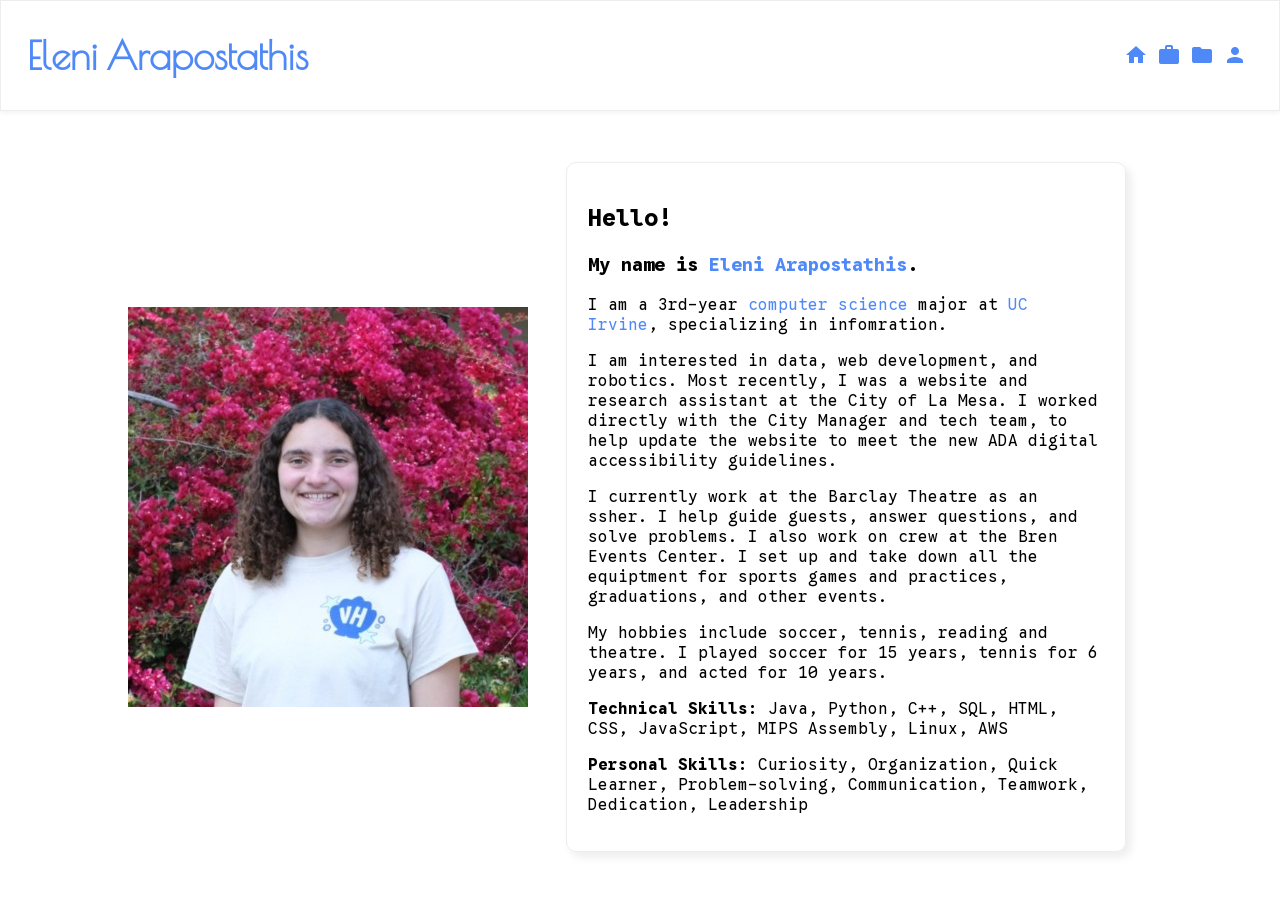
<file: index.html>
<!doctype html>
<html lang="en">

<!--
WRITTEN BY: Eleni Arapostathis
EMAIL: earapost@uci.edu
-->

<head>
  <meta charset="utf-8">
  <meta name="author" content="Eleni Arapostathis">
  <meta name="description" content="Portfolio">
    <link rel="stylesheet" href="style.css">
    <link rel="stylesheet" href="header.css"> <!--same header styling for all pages-->
    <link href="https://fonts.googleapis.com/icon?family=Material+Icons" rel="stylesheet"> <!--google material icons-->
  <title>Eleni Arapostathis - Home</title>
</head>
<body id="home">
    <header class="poiret-one-regular">
      <h2>Eleni Arapostathis</h2>
      <!--navigation bar-->
      <nav>
        <a href="index.html"><span class="material-icons">home</span><span class="nav-label">Home</span></a>
        <a href="experience.html"><span class="material-icons">work</span><span class="nav-label">Experience</span></a>
        <a href="projects.html"><span class="material-icons">folder</span><span class="nav-label">Projects</span></a>
        <a href="contact.html"><span class="material-icons">person</span><span class="nav-label">Contact</span></a>
      </nav>
    </header>

    <!--bio-->
    <div class="bio google-sans-code">
      <img id="headshot" src="images/EleniArapostathis.jpg" alt="Eleni Arapostathis"> <!--picture of me-->
      <div id="statement">
        <h2>Hello!</h2>
        <h3>My name is <span class="blue-text">Eleni Arapostathis</span>.</h3>
        <p>I am a 3rd-year <span class="blue-text">computer science</span> major at <span class="blue-text">UC Irvine</span>, specializing in infomration.</p>
        <p>I am interested in data, web development, and robotics. Most recently, I was a website and research assistant at the City of La Mesa. I worked directly with the City Manager and tech team, to help update the website to meet the new ADA digital accessibility guidelines.</p>
        <p>I currently work at the Barclay Theatre as an ssher. I help guide guests, answer questions, and solve problems. I also work on crew at the Bren Events Center. I set up and take down all the equiptment for sports games and practices, graduations, and other events.</p>
        <p>My hobbies include soccer, tennis, reading and theatre. I played soccer for 15 years, tennis for 6 years, and acted for 10 years.</p>
        <p><strong>Technical Skills: </strong>Java, Python, C++, SQL, HTML, CSS, JavaScript, MIPS Assembly, Linux, AWS</p>
        <p><strong>Personal Skills: </strong>Curiosity, Organization, Quick Learner, Problem-solving, Communication, Teamwork, Dedication, Leadership</p>
      </div>
    </div>
    
</body>
</html>
</file>
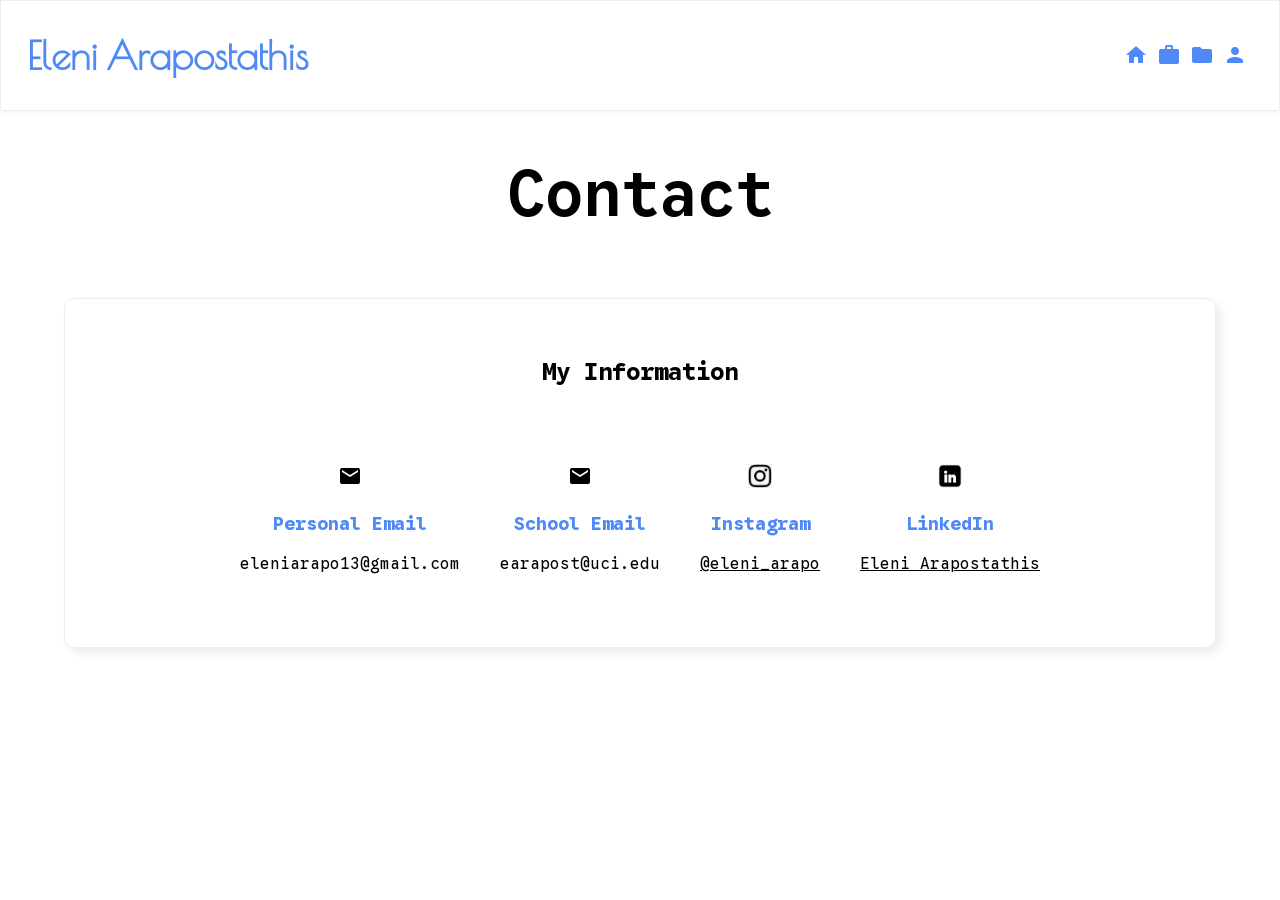
<file: contact.html>
<!doctype html>
<html lang="en">

<head>
  <meta charset="utf-8">
  <meta name="author" content="Eleni Arapostathis">
  <meta name="description" content="Portfolio">
    <link rel="stylesheet" href="header.css"> <!--same header styling for all pages-->
    <link rel="stylesheet" href="contact.css">
    <link href="https://fonts.googleapis.com/icon?family=Material+Icons" rel="stylesheet"> <!--link for google material icons-->
  <title>Eleni Arapostathis - Contact</title>
</head>

<body>
  <header class="poiret-one-regular">
    <h2>Eleni Arapostathis</h2>
    <!--navigation bar-->
    <nav>
      <a href="index.html"><span class="material-icons">home</span><span class="nav-label">Home</span></a>
      <a href="experience.html"><span class="material-icons">work</span><span class="nav-label">Experience</span></a>
      <a href="projects.html"><span class="material-icons">folder</span><span class="nav-label">Projects</span></a>
      <a href="contact.html"><span class="material-icons">person</span><span class="nav-label">Contact</span></a>
    </nav>
  </header>

  <h1 class="sans-code-bold">Contact</h1>

  <div class="contact-info-container google-sans-code">
    <h2>My Information</h2>
    <div class="contact-info">
      <!--Pesonal Email-->
      <div class="info">
        <span class="material-icons">mail</span>
        <h3>Personal Email</h3>
        <p>eleniarapo13@gmail.com</p>
      </div>
      <!--School email-->
      <div class="info">
        <span class="material-icons">mail</span>
        <h3>School Email</h3>
        <p>earapost@uci.edu</p>
      </div>
      <!--Instagram-->
      <div class="info">
        <img src="images/instagrapm.png" alt="Instagram logo">
        <h3>Instagram</h3>
        <a href="https://www.instagram.com/eleni_arapo/">@eleni_arapo</a>
      </div>
      <!--LinkedIn-->
      <div class="info">
        <img src="images/LinkedIn.png" alt="LinkedIn logo">
        <h3>LinkedIn</h3>
        <a href="https://www.linkedin.com/in/eleni-arapostathis-9b25a0369/">Eleni Arapostathis</a>
      </div>
    </div>
  </div>

</body>
</html>
</file>
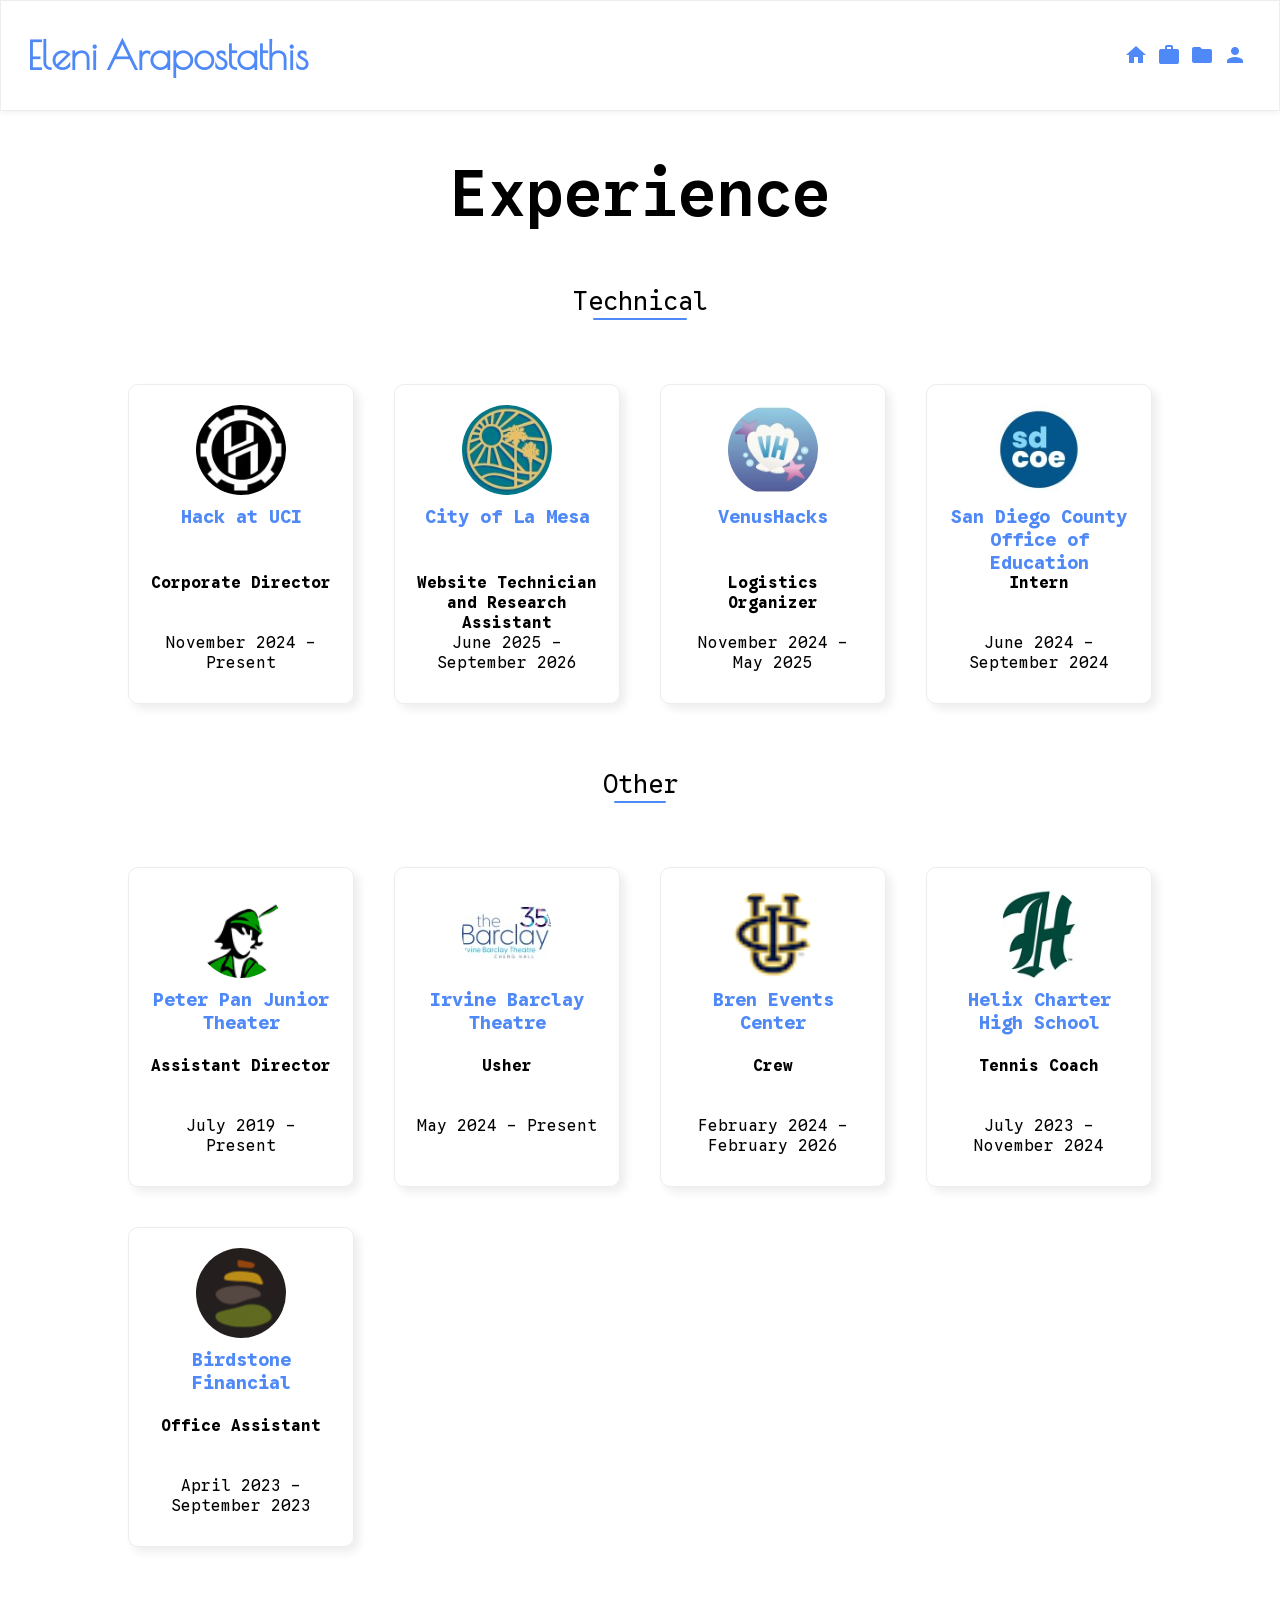
<file: experience.html>
<!doctype html>
<html lang="en">

<head>
  <meta charset="utf-8">
  <meta name="author" content="Eleni Arapostathis">
  <meta name="description" content="Portfolio">
    <link rel="stylesheet" href="header.css"> <!--Same header styling for all pages-->
    <link rel="stylesheet" href="experience.css">
    <link href="https://fonts.googleapis.com/icon?family=Material+Icons" rel="stylesheet"> <!--google material icons-->
  <title>Eleni Arapostathis - Experience</title>
</head>

<body>
  <header class="poiret-one-regular">
    <h2>Eleni Arapostathis</h2>
    <!--navigation bar-->
    <nav>
      <a href="index.html"><span class="material-icons">home</span><span class="nav-label">Home</span></a>
      <a href="experience.html"><span class="material-icons">work</span><span class="nav-label">Experience</span></a>
      <a href="projects.html"><span class="material-icons">folder</span><span class="nav-label">Projects</span></a>
      <a href="contact.html"><span class="material-icons">person</span><span class="nav-label">Contact</span></a>
    </nav>
  </header>

  <h1 class="sans-code-bold">Experience</h1>

  <h2 class="experience-section-title google-sans-code">Technical</h2>
  
  <!--technical experiences-->
  <div class="resume google-sans-code">
  
    <!--Hack-->
    <div class="job">
      <!-- Card information -->
      <div class="card-info">
        <img src="images/hackatuci.jpg" alt="Hack at UCI logo">
        <h3>Hack at UCI</h3>
        <h4>Corporate Director</h4>
        <p>November 2024 - Present</p>
      </div>
      <!-- Modal information -->
      <div class="modal-info">
        <div class="modal-header">
          <a href="https://hack.ics.uci.edu/" target="_blank">
            <img class="modal-logo" src="images/hackatuci.jpg" alt="Hack at UCI logo">
          </a>
          <h2>Hack at UCI</h2>
        </div>
        <h3>Corporate Director</h3>
        <p>January 2026 - Present</p>
        <h3>Corporate Organizer</h3>
        <p>January 2025 - January 2026</p>
        <h3>Corporate Intern</h3>
        <p>November 2024 - January 2025</p>
        <h4>Responsibilities</h4>
        <ul>
          <li>Oversee all external sponsor relations for 3 annual hackathons, securing 17 sponsors and over $30,000 in funding to support 400+ participant events</li>
          <li>Manage outreach, contract logistics, and budget allocation to ensure successful event execution</li>
          <li>Train and mentor incoming corporate team members on outreach strategy, sponsor communication, and event logistics, improving team consistency and onboarding efficiency</li>
          <li>Plan and run judging outreach and deliberations, coordinating across teams under tight deadlines to deliver high-quality events</li>
        </ul>
        <h4>Events</h4>
        <ul>
          <li>IrvineHacks 2025</li>
          <li>ZotHacks 2025</li>
          <li>IrvineHacks 2026</li>
          <li>ZotHacks 2026</li>
          <li>IrvineHacks 2027</li>
        </ul>
      </div>
    </div>

    <!--Coder-->
    
    <!--City of La Mesa-->
    <div class="job">
      <!-- Card information -->
       <div class="card-info">
        <img src="images/lamesa.jpg" alt="City of La Mesa logo">
        <h3>City of La Mesa</h3>
        <h4>Website Technician and Research Assistant</h4>
        <p>June 2025 - September 2026</p>
      </div>
      <!-- Modal information -->
      <div class="modal-info">
        <div class="modal-header">
          <a href="https://www.cityoflamesa.gov/" target="_blank">
            <img class="modal-logo" src="images/lamesa.jpg" alt="City of La Mesa logo">
          </a>
          <h2>City of La Mesa</h2>
        </div>
        <h3>Website Technician and Research Assistant</h3>
        <p>June 2025 - September 2025</p>
        <h4>Responsibilities</h4>
        <ul>
          <li>Reviewed and updated government website content to comply with new federal Web Content Accessibility Guidelines (WCAG), working directly with the Assistant City Manager and redesign team</li>
          <li>Researched, verified, and restructured public-facing content for accuracy and clarity, demonstrating strong attention to detail and written communication</li>
        </ul>
        <h3>Digital Information Technician</h3>
        <p>June 2026 - September 2026</p>
        <h4>Responsibilities</h4>
        <ul>
          <li>Utilized Carousel digital signage software to create, edit, and publish graphics for city announcements, events, and public information displays</li>
          <li>Designed and managed digital content to ensure displays were clear, visually engaging, and up to date for community members</li>
        </ul>
      </div>
    </div>

    <!--VenusHacks-->
    <div class="job">
      <!-- Card information -->
      <div class="card-info">
        <img src="images/vh.jpg" alt="VenusHacks logo">
        <h3>VenusHacks</h3>
        <h4>Logistics Organizer</h4>
        <p>November 2024 - May 2025</p>
      </div>
      <!-- Modal information -->
      <div class="modal-info">
        <div class="modal-header">
          <a href="https://venushacks.com/" target="_blank">
              <img class="modal-logo" src="images/vh.jpg" alt="VenusHacks logo">
          </a>
          <h2>VenusHacks</h2>
        </div>
        <h3>Logistics Organizer</h3>
        <p>November 2024 - May 2025</p>
        <h4>Responsibilities</h4>
        <ul>
          <li>Served as Event Info lead for a 36-hour, 3-day hackathon focused on women in tech</li>
          <li>Coordinated across all committees to build and publish the full event schedule</li>
          <li>Planned and reviewed volunteer applications, built the volunteer schedule, and planned and led all social events</li>
        </ul>
      </div>
    </div>

    <!--SDCOE-->
    <div class="job">
      <!-- Card information -->
      <div class="card-info">
        <img src="images/sdcoe.jpg" alt="San Diego County Office of Education logo">
        <h3>San Diego County Office of Education</h3>
        <h4>Intern</h4>
        <p>June 2024 - September 2024</p>
      </div>
      <!-- Modal information -->
      <div class="modal-info">
        <div class="modal-header">
          <a href="https://www.sdcoe.net/schools/linda-vista-innovation-center" target="_blank">
            <img class="modal-logo" src="images/sdcoe.jpg" alt="San Diego County Office of Education logo">
          </a>
          <h2>San Diego County Office of Education</h2>
        </div>
        <h3>Intern</h3>
        <p>June 2024 - September 2024</p>
        <h4>Responsibilities</h4>
        <ul>
          <li>Installed and configured a Linux operating system and authored a process manual to document procedures for ongoing and future use</li>
          <li>Operated HAAS CNC machines, 3D printers, laser cutters, and soldering equipment</li>
          <li>Assisted students in project creation, setup, and fabrication</li>
        </ul>
      </div>
    </div>

  </div>

  <h2 class="experience-section-title google-sans-code">Other</h2>

  <!--other experiences-->
  <div class="resume google-sans-code">
    
    <!--PPJT-->
    <div class="job">
      <!-- Card information -->
      <div class="card-info">
        <img src="images/ppjt.png" alt="Peter Pan Junior Theater logo">
        <h3>Peter Pan Junior Theater</h3>
        <h4>Assistant Director</h4>
        <p>July 2019 - Present</p>
      </div>
      <!-- Modal information -->
      <div class="modal-info">
        <div class="modal-header">
          <a href="https://www.ppjt.org/" target="_blank">
            <img class="modal-logo" src="images/ppjt.png" alt="Peter Pan Junior Theater logo">
          </a>
          <h2>Peter Pan Junior Theater</h2>
        </div>
        <h3>Assistant Director</h3>
        <p>July 2019 - August 2023</p>
        <h4>Responsibilities</h4>
        <ul>
          <li>Contributed 200+ volunteer hours annually to youth theater productions involving 80+ cast members in grades 4–8.</li>
          <li>Led rehearsals and instructed performers in choreography, line delivery, and stage blocking.</li>
          <li>Mediated cast conflicts and fostered a positive, collaborative environment.</li>
          <li>Assisted with technical production, including set construction, painting, load-in/load-out, and makeup.</li>
          <li>Managed backstage operations by running the prompt desk and calling cues during live performances.</li>
          <li>Gained hands-on experience in technical theater production and stage management.</li>
        </ul>
        <h4>Shows</h4>
        <ul>
          <li>Peter Pan</li>
          <li>Once Upon A Mattress</li>
          <li>Oliver</li>
        </ul>
        <h3>Director's Assistant</h3>
        <p>August 2023 - Present</p>
        <h4>Responsibilities</h4>
        <ul>
          <li>Support director and production staff during rehearsals and performances to ensure everything runs smoothly</li>
          <li>Mentor new assistant directors and instruct them on calling cues during performances</li>
          <li>Prepare cue books and oversee stage lighting design</li>
        </ul>
        <h4>Shows</h4>
        <ul>
          <li>Annie</li>
          <li>Music Man</li>
          <li>Lil Abner</li>
        </ul>
      </div>
    </div>
    
    <!--Barclay-->
    <div class="job">
      <!-- Card information -->
      <div class="card-info">
        <img src="images/barclay.jpg" alt="Irvine Barclay Theatre logo">
        <h3>Irvine Barclay Theatre</h3>
        <h4>Usher</h4>
        <p>May 2024 - Present</p>
      </div>
      <!-- Modal information -->
      <div class="modal-info">
        <div class="modal-header">
          <a href="https://www.thebarclay.org/Online/default.asp" target="_blank">
            <img class="modal-logo" src="images/barclay.jpg" alt="Irvine Barclay Theatre logo">
          </a>
          <h2>Irvine Barclay Theatre</h2>
        </div>
        <h3>Usher</h3>
        <p>May 2024 - Present</p>
        <h4>Responsibilities</h4>
        <ul>
          <li>Assisted guests by scanning tickets, answering questions, directing them to seats, and ensuring a positive audience experience</li>
          <li>Monitored events to resolve issues, maintain order, and minimize disruptions during performances</li>
          <li>Supported event operations through setup, cleanup, and preparation of the venue before and after performances</li>
        </ul>
      </div>
    </div>

    <!--Bren Events Center-->
    <div class="job">
      <!-- Card information -->
      <div class="card-info">
        <img src="images/bren.png" alt="Bren Events Center logo">
        <h3>Bren Events Center</h3>
        <h4>Crew</h4>
        <p>February 2024 - February 2026</p>
      </div>
      <!-- Modal information -->
      <div class="modal-info">
        <div class="modal-header">
          <a href="https://ucirvinesports.com/sports/bren-events-center" target="_blank">
            <img class="modal-logo" src="images/bren.png" alt="Bren Events Center logo">
          </a>
          <h2>Bren Events Center</h2>
        </div>
        <h3>Crew</h3>
        <p>November 2024 - February 2026</p>
        <h4>Responsibilities</h4>
        <ul>
          <li>Set up and broke down equipment for events, including bleachers, stages, basketball hoops, volleyball nets, and other facility setups</li>
          <li>Prepared and maintained event spaces by cleaning facilities, organizing equipment, and ensuring venues were ready for upcoming events</li>
          <li>Worked efficiently with a team to complete time-sensitive event preparations and support successful operations</li>
        </ul>
        <h3>Usher</h3>
        <p>February 2024 - November 2024</p>
        <h4>Responsibilities</h4>
        <ul>
          <li>Assisted guests by scanning tickets, providing directions, answering questions, and ensuring a positive event experience</li>
          <li>Helped maintain a safe and organized environment by monitoring seating areas and addressing guest concerns during events</li>
        </ul>
      </div>
    </div>

    <!--Helix-->
    <div class="job">
      <!-- Card information -->
      <div class="card-info">
        <img src="images/helix.jpg" alt="Helix Charter High School logo">
        <h3>Helix Charter High School</h3>
        <h4>Tennis Coach</h4>
        <p>July 2023 - November 2024</p>
      </div>
      <!-- Modal information -->
      <div class="modal-info">
        <div class="modal-header">
          <a href="https://www.helixcharter.net/" target="_blank">
            <img class="modal-logo" src="images/helix.jpg" alt="Helix Charter High School logo">
          </a>
          <h2>Helix Charter High School</h2>
        </div>
        <h3>Tennis Coach</h3>
        <p>July 2023 - November 2024</p>
        <h4>Responsibilities</h4>
        <ul>
          <li>Led the novice tennis program, coaching and developing foundational skills for 40 players through structured practices</li>
          <li>Created and facilitated daily training sessions focused on tennis techniques, rules, sportsmanship, and game etiquette</li>
          <li>Organized and managed interschool matches, providing players with competitive experience and opportunities to apply their skills</li>
        </ul>
      </div>
    </div>

    <!--Birdstone-->
    <div class="job">
      <!-- Card information -->
      <div class="card-info">
        <img src="images/birdstone.png" alt="Birdstone Financial logo">
        <h3>Birdstone Financial</h3>
        <h4>Office Assistant</h4>
        <p>April 2023 - September 2023</p>
      </div>
      <!-- Modal information -->
      <div class="modal-info">
        <div class="modal-header">
          <a href="https://www.trustbirdstone.com/" target="_blank">
            <img class="modal-logo" src="images/birdstone.png" alt="Birdstone Financial logo">
          </a>
          <h2>Birdstone Financial</h2>
        </div>
        <h3>Office Assistant</h3>
        <p>April 2023 - September 2023</p>
        <h4>Responsibilities</h4>
        <ul>
          <li>Deposited checks and maintained client financial records, including bank statements and credit card bills</li>
          <li>Scanned, organized, and filed financial documents while ensuring accuracy and confidentiality</li>
          <li>Reorganized client filing systems to improve document consistency, organization, and retrieval efficiency</li>
        </ul>
      </div>
    </div>

  </div>

  <div id="experience-modal" class="modal">
    <div class="modal-content"></div>
  </div>

  <script src="experience.js"></script>

</body>
</html>
</file>
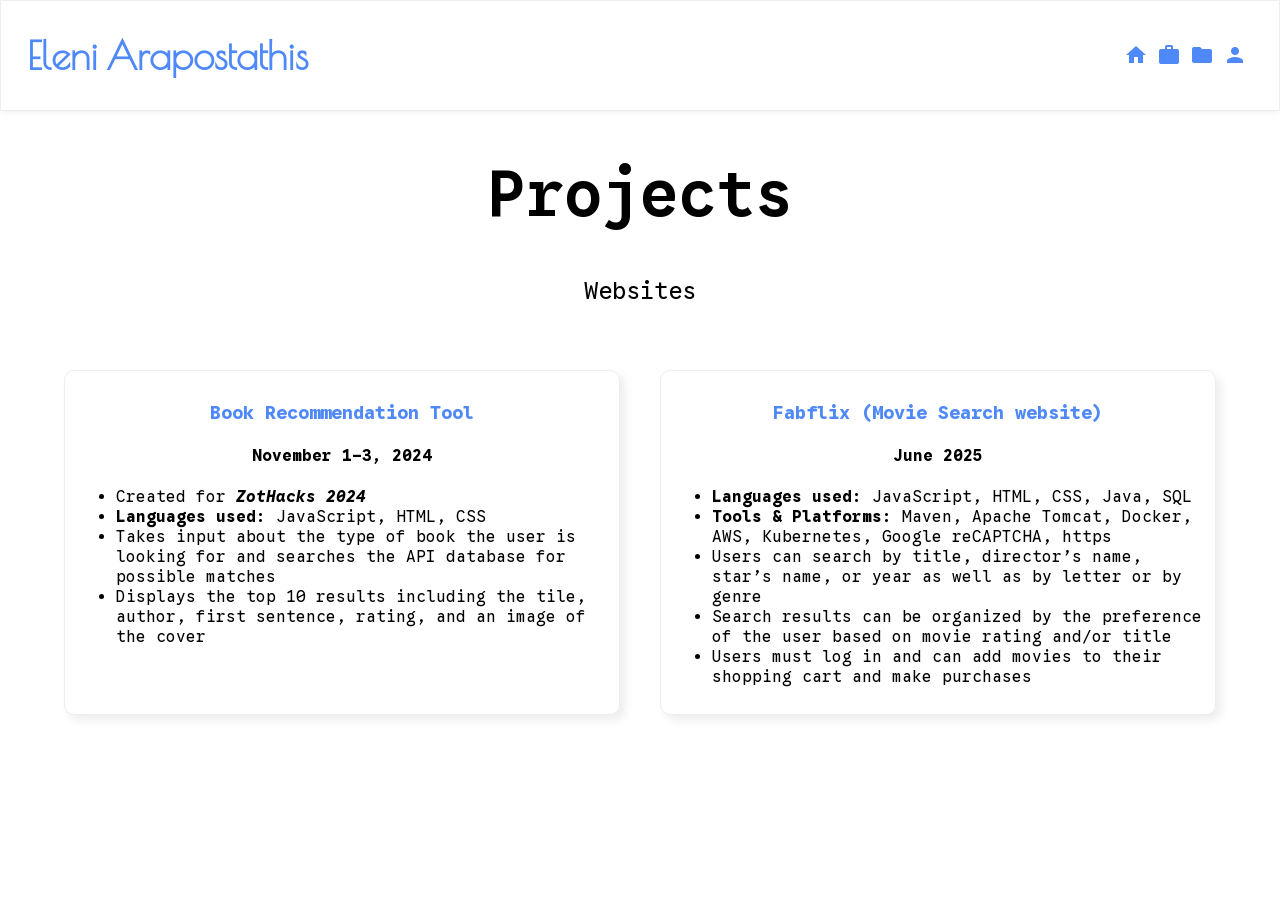
<file: projects.html>
<!doctype html>
<html lang="en">

<head>
  <meta charset="utf-8">
  <meta name="author" content="Eleni Arapostathis">
  <meta name="description" content="Portfolio">
    <link rel="stylesheet" href="header.css"> <!--same header styling for all pages-->
    <link rel="stylesheet" href="projects.css">
    <link href="https://fonts.googleapis.com/icon?family=Material+Icons" rel="stylesheet"> <!--google material icons-->
  <title>Eleni Arapostathis - Projects</title>
</head>

<body>
  <header class="poiret-one-regular">
    <h2>Eleni Arapostathis</h2>
    <!--navigation bar-->
    <nav>
      <a href="index.html"><span class="material-icons">home</span><span class="nav-label">Home</span></a>
      <a href="experience.html"><span class="material-icons">work</span><span class="nav-label">Experience</span></a>
      <a href="projects.html"><span class="material-icons">folder</span><span class="nav-label">Projects</span></a>
      <a href="contact.html"><span class="material-icons">person</span><span class="nav-label">Contact</span></a>
    </nav>
  </header>

  <h1 class="sans-code-bold">Projects</h1>

  <h2 class="google-sans-code">Websites</h2>

  <!--projects-->
  <div class="portfolio google-sans-code">
    <!--book recs-->
    <div class="project">
      <h3>Book Recommendation Tool</h3>
      <h4>November 1-3, 2024</h4>
      <!--description-->
      <ul>
          <li>Created for <em><strong>ZotHacks 2024</strong></em></li>
          <li><strong>Languages used:</strong> JavaScript, HTML, CSS</li>
          <li>Takes input about the type of book the user is looking for and searches the API database for possible matches</li>
          <li>Displays the top 10 results including the tile, author, first sentence, rating, and an image of the cover</li>
      </ul>
    </div>
    <!--fabflix-->
    <div class="project">
        <h3>Fabflix (Movie Search website)</h3>
        <h4>June 2025</h4>
        <!--description-->
        <ul>
            <li><strong>Languages used:</strong> JavaScript, HTML, CSS, Java, SQL</li>
            <li><strong>Tools & Platforms:</strong> Maven, Apache Tomcat, Docker, AWS, Kubernetes, Google reCAPTCHA, https</li>
            <li>Users can search by title, director’s name, star’s name, or year as well as by letter or by genre </li>
            <li>Search results can be organized by the preference of the user based on movie rating and/or title</li>
            <li>Users must log in and can add movies to their shopping cart and make purchases</li>
        </ul>
    </div>
  </div>

</body>
</html>
</file>
<file: style.css>
/*pciture + statement*/
.bio {
  display: flex; /*puts picture next to description*/
  align-items: center;
  margin-left: 10vw;
  margin-right: 10vw;
  margin-top: 2vw;
  margin-bottom: 2vw;
  gap: 1vw;
}

/*pciture of me*/
#headshot {
  max-width: 45%; /*picture can only be up to 45% of bio div*/
  height: auto;
}

/*written description*/
#statement {
  text-align: left;
  margin: 2vw;
  flex: 1;
  color: #000000;
  border-radius: 10px;
  border: .5px solid #EDEDED;
  box-shadow: 5px 5px 10px 0px #ededed;
  padding: 2%;
}

.blue-text {
  color: #4F89F7
}

/*when screen is small, put picture ontop of desciption instead of next to it*/
@media screen and (max-width: 1000px){
  .bio {
    flex-direction: column;
  }
}
</file>
<file: header.css>
/*google font imports*/
@import url('https://fonts.googleapis.com/css2?family=Poiret+One&display=swap');
@import url('https://fonts.googleapis.com/css2?family=Google+Sans+Code&display=swap');

/*main font*/
.google-sans-code {
  font-family: "Google Sans Code", monospace;
  font-weight: 400;
  font-style: normal;
}

/*bold version of font above*/
.sans-code-bold {
  font-family: "Google Sans Code", monospace;
  font-weight: 600;
  font-style: normal;
}

/*header font*/
.poiret-one-regular {
  font-family: "Poiret One", sans-serif;
  font-weight: 400;
  font-style: normal;
}

/*background*/
body {
  margin: 0;
  border: 0;
  background-color: #ffffff;
}

/*header div for all pages*/
header {
    display: flex;
    justify-content: space-between;
    align-items: center;
    position: sticky;
    top: 0;
    background-color: #ffffff;
    border: 1px solid #EDEDED;
    z-index: 1000;
    box-shadow: 0 2px 5px rgba(0,0,0,.05);
}

/*style of my name*/
header h2 {
    color: #4F89F7;
    padding-left: 2vw;
    font-size: 3vw;
}

/*nav bar as a whole*/
nav {
    display: flex;
    align-items: center;
    padding-right: 2vw;
    gap: 3px;
    width: auto;
}

/*each individual link in the nav bar*/
header a {
    display: flex;
    align-items: center;
    color: #4F89F7;
    text-decoration: none;
    position: relative; /*the icons move with one another, allowing for the shift effect*/
}

/*icon gets darker when hovered over*/
header a:hover {
    color: #072b6e;
}

/*word label that goes with each icon is not visible at first*/
.nav-label {
    display: inline-block;
    max-width: 0;          /* Hidden initially */
    overflow: hidden;
    white-space: nowrap;

    opacity: 0;
    transform: translateX(-8px);
    margin-left: 6px;      /* Space between icon and text */

    transition:
        max-width 0.3s ease,
        opacity 0.3s ease,
        transform 0.3s ease;
}

/*when the icon is hovered over, the text label that goes with it shows*/
header a:hover .nav-label {
    max-width: 100px;      /* Larger than your longest label */
    opacity: 1;
    transform: translateX(0);
}

/*tile of each page*/
h1 {
    color: #000000;
    text-align: center;
    font-size: 5vw;
}
</file>
<file: contact.css>
/*format for the entire square with all of the contact info in it*/
.contact-info-container {
    text-align: center;
    margin: 5vw; /*space between this area and the body*/
    gap: 40px; /*space between elements*/
    color: #000000;
    border-radius: 10px; /*curves the edges*/
    border: .5px solid #EDEDED; /*adds the border*/
    box-shadow: 5px 5px 10px 0px #ededed; /*adds the shadow*/
    padding-top: 3%;
}

/*format within the container. everything minus the info title*/
.contact-info {
    gap: 40px; /*space between elements*/
    display: flex; /*displays contact info side by side instead of on top of each other*/
    justify-content: center;
    padding: 5%;
}


/*type of contact title*/
h3 {
    text-align: center;
    color: #4F89F7;
}

/*makes sure images are the same size as the google icons*/
img {
    max-height: 24px;
    max-width: 24px;
}

/*changes color of links from blue to black*/
a {
    color: #000000;
}

/*links are light grey when hovered over*/
a:hover {
    color: rgb(117, 117, 117);
}

/*when the screen is too narrow to display contact in a row, it changes to a column*/
@media screen and (max-width: 1000px){
  .contact-info {
    flex-direction: column;
  }
}
</file>
<file: experience.css>
/* Experience grid */
.resume { 
    margin: 5vw 10vw;
    display: grid;
    grid-template-columns: repeat(4, 1fr); /*displays expereinces in a grid with 3 columns*/
    gap: 40px;
    color: #000000;
}

/* Experience cards */
.job { 
    display: flex;
    flex-direction: column;
    align-items: center;
    justify-content: center;
    border-radius: 10px;
    border: .5px solid #EDEDED;
    box-shadow: 5px 5px 10px #ededed;
    padding: 20px;
    cursor: pointer;
    transition: transform .2s ease, filter .2s ease;
} 

.job:hover { 
    transform: scale(1.05);
    background-color: #f8f8f8;
}

.job:hover .card-info > *:not(img) {
    filter: brightness(.9);
}

/* Card content */
.card-info {
    display: flex;
    flex-direction: column;
    align-items: center;
    text-align: center;
}

.card-info h3 {
    color: #4F89F7;
    height: 48px;
    margin: 10px 0;
}

.card-info h4 {
    height: 40px;
    margin: 10px 0;
}

.card-info p {
    height: 40px;
    margin: 10px 0;
}

/* Card image */
.card-info img {
    width: 90px;
    height: 90px;
    border-radius: 100%;
}

/* Modal background */
.modal { 
    display: none;
    position: fixed;
    left: 0;
    top: 0;
    width: 100%;
    height: 100%;
    background: rgba(0,0,0,.5);
    z-index: 1000;
}

/* Modal box */
.modal-content { 
    background: white;
    width: 60%;
    max-width: 700px;
    max-height: 75vh;
    overflow-y: auto;
    margin: 20vh auto 5vh;
    border-radius: 10px;
    padding: 30px;
    position: relative;
    font-family: "Google Sans Code", monospace;
    box-sizing: border-box;
}

.modal-content::-webkit-scrollbar {
    width: 8px;
}

.modal-content::-webkit-scrollbar-track {
    background: transparent;
}

.modal-content::-webkit-scrollbar-thumb {
    background: #cfcfcf;
    border-radius: 10px;
}

.modal-content::-webkit-scrollbar-thumb:hover {
    background: #999999;
}

/* Hidden modal information */
.modal-info {
    display: none;
}

/* Modal header */
.modal-header {
    display: flex;
    align-items: center;
    justify-content: center;
    gap: 20px;
}

/* Modal logo */
.modal-logo {
    width: 90px;
    height: 90px;
    border-radius: 100%;
    cursor: pointer;
    transition: transform .2s ease;
}

.modal-logo:hover {
    transform: scale(1.15);
}

/* Modal text spacing */
.modal-content h3 {
    margin-bottom: 5px;
    color: #4F89F7;
}

.modal-content p {
    margin-top: 0;
    font-style: italic;
}

/* Close button */
.close {
    position: absolute;
    right: 20px;
    top: 15px;
    font-size: 32px;
    cursor: pointer;
    color: gray;
} 

.close:hover { 
    color: black;
}

.experience-section-title {
    text-align: left;
    color: #000000;
    font-size: clamp(1.4rem, 2vw, 2rem);
    width: fit-content;
    margin: 4vw auto 2vw;
    position: relative;
}

/* Accent line underneath section titles */
.experience-section-title::after {
    content: "";
    display: block;
    width: 70%;
    height: 2px;
    background-color: #4F89F7;
    border-radius: 10px;
    margin: 1px auto 0;
}

/* Mobile layout */
/*when screen is small, display jobs as one single column*/
/* Medium screens: 3 columns */
@media screen and (max-width: 1200px){ 
    .resume {
        grid-template-columns: repeat(3, 1fr);
    } 
}

/* Small screens: 2 column */
@media screen and (max-width: 900px){ 
    .resume {
        grid-template-columns: repeat(2, 1fr);
    } 
}

/* Tiny screens: 1 column */
@media screen and (max-width: 650px){ 
    .resume {
        grid-template-columns: 1fr;
    } 
}
</file>
<file: projects.css>
/*all projects*/
.portfolio {
    margin: 5vw;
    display: grid;
    grid-template-columns: repeat(2, 1fr); /*displays projects in a grid with 2 columns*/
    gap: 40px;
    color: #000000;
}

/*subheadder, type of project*/
h2 {
    text-align: center;
}

/*project title*/
h3 {
    text-align: center;
    color: #4F89F7;
}

/*date*/
h4 {
    text-align: center;
}

/*each individual project*/
.project {
    border-radius: 10px;
    border: .5px solid #EDEDED;
    box-shadow: 5px 5px 10px 0px #ededed;
    padding: 2%;
}

/*when screen is small, display is one column*/
@media screen and (max-width: 1000px){
  .portfolio {
    grid-template-columns: 1fr;
  }
}
</file>
